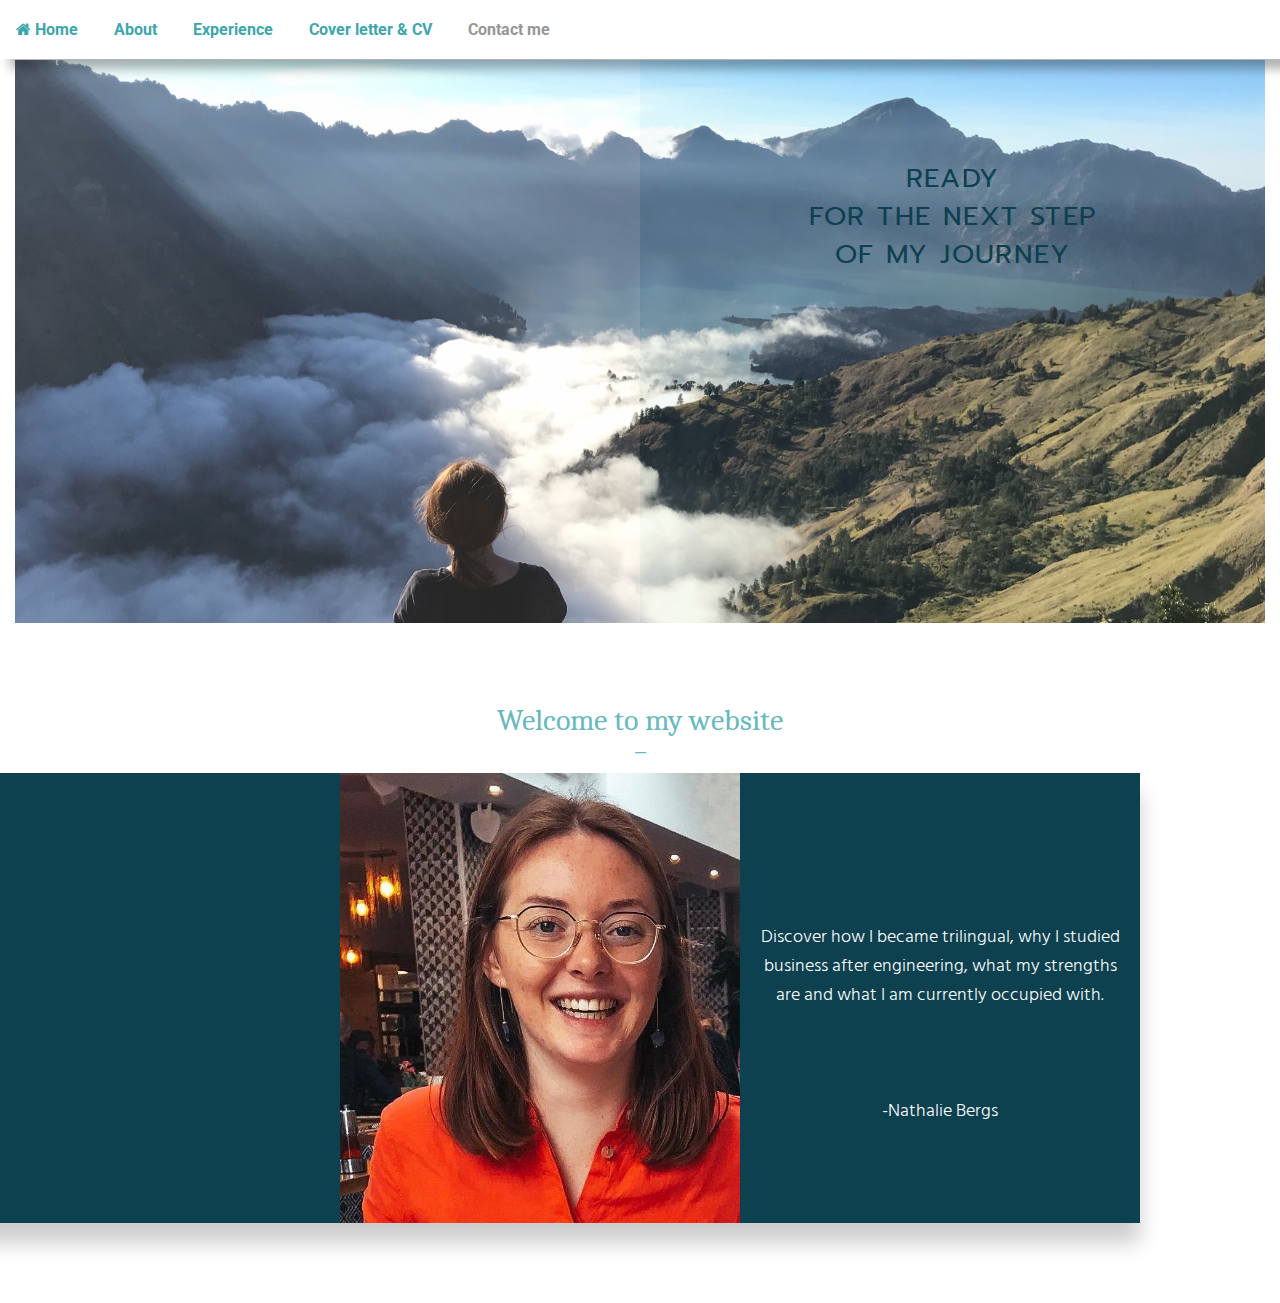
<file: index.html>
<!DOCTYPE html>
<html>
	<head>
		<title> Nathalies website </title>
		<meta name="description" content="This is the profile page of Nathalie Bergs. Discover more about her personality, experiences and professional goals.">
		<meta charset="UTF-8">
		<link href="https://fonts.googleapis.com/css?family=IBM+Plex+Serif|Inter:400,700|Open+Sans:400,700|Roboto:400,700,900&display=swap" rel="stylesheet">
		<link href="./CSS/style.css" rel="stylesheet">

		<link href="https://fonts.googleapis.com/css2?family=Libre+Baskerville:ital@1&family=Petit+Formal+Script&family=Rochester&display=swap" rel="stylesheet">
	
		<link rel="stylesheet" href="https://use.fontawesome.com/releases/v5.12.1/css/all.css" integrity="sha384-v8BU367qNbs/aIZIxuivaU55N5GPF89WBerHoGA4QTcbUjYiLQtKdrfXnqAcXyTv" crossorigin="anonymous">

		<!-- Hind letterype -->
		<link href="https://fonts.googleapis.com/css2?family=Hind:wght@300;400&display=swap" rel="stylesheet">

		<!-- link for icon bar --> 
		<link rel="stylesheet" href="https://cdnjs.cloudflare.com/ajax/libs/font-awesome/4.7.0/css/font-awesome.min.css">

		<!-- h4 title font -->
		<link href="https://fonts.googleapis.com/css2?family=Caladea:ital@1&display=swap" rel="stylesheet">

		<!-- h1 banner font-->
		<link href="https://fonts.googleapis.com/css2?family=Prompt:wght@600&display=swap" rel="stylesheet">

		<script src="./scripts/main.js"></script>
	</head>

	<body>
		<div class="navbar">
			<div id="nav">
		 		<a href="index.html"  onmouseover="mouseOut('')"><i class="fa fa-home"></i> Home</a>
		   		<a href="about.html" onmouseover="mouseOver('about')"  class="dropbtn">About</a>
		    	<a href="academical.html" onmouseover="mouseOver('Experience')" class="dropbtn"class="dropbtn">Experience</a>
		  		<a href="motivation.html"  onmouseover="mouseOut('')">Cover letter & CV</a>
		  		<a href="contact.html"   onmouseover="mouseOut('')" id="contactlink">Contact me</a>
			</div>
				<div onmouseover="mouseOver('about')" onmouseout="mouseOut('')" class="dropdown-content" id="about">
		   			<ul class="list-vertical" style="list-style-type: none">
		    			<li> 
		    			<h1>About</h1>
		    		</li>
		      		<a href="about.html">At a glance</a>
		      		<a href="about.html#Competences">Competences</a>
		      		<a href="about.html#Passions">Strengths and values</a>
		  		</ul>
		  	</div>
		  <div onmouseover="mouseOver('Experience')" onmouseout="mouseOut('')"  class="dropdown-content" id="Experience">
		    	<ul class="list-vertical" style="list-style-type: none">
		    		<li> 
		    			<h1>Experience</h1>
		    		</li>
		      		<a href="academical.html">Academical Experience</a>
		      		<a href="academical.html#Work_Experience">Professional Experience</a>
		      	</ul>
		  	</div>
		  </div>
		</div>
		<div class="banner">
			<div class="container">
				<h1> READY <br>
				FOR THE NEXT STEP <br>OF MY JOURNEY</h1 >	
			</div>
		</div>

		<div class="container">  <!-- overarching div --> 
			<div box-title>
				<h4 style="margin-bottom:0px; margin-top:80px"> Welcome to my website </h4>
				<h4 style="margin-top:-15px;margin-bottom: 15px"> _ </h4>
			</div>
			<div class="col-container">
		  		<div class="col" id="leftcolumn">
		  		</div>
		  		<div class="col" id="middlecolumn">
		    		<img src="./images/Foto3.jpeg" alt="Profile picture of myself" class="profilepic"> 
		  		</div>
		    	<div class="col" id="rightcolumn">
		    		<h3 =id="intro1" >Discover how I became trilingual, why I studied business after engineering, what my strengths are and what I am currently occupied with. <br><br><br><br>-Nathalie Bergs</h3></div>


		    	<div class="col" id="rightcolumn2">
		    		<img src="./images/Foto2.jpeg" alt="Profile picture of myself" class="avatar1">
		    		<h3>Discover how I became trilingual, why I studied business after engineering, what my strengths are and what I am currently occupied with.<br><br>Nathalie Bergs</h3>
		  		</div>
			</div>
		</div>
	</body>
</html>
</file>
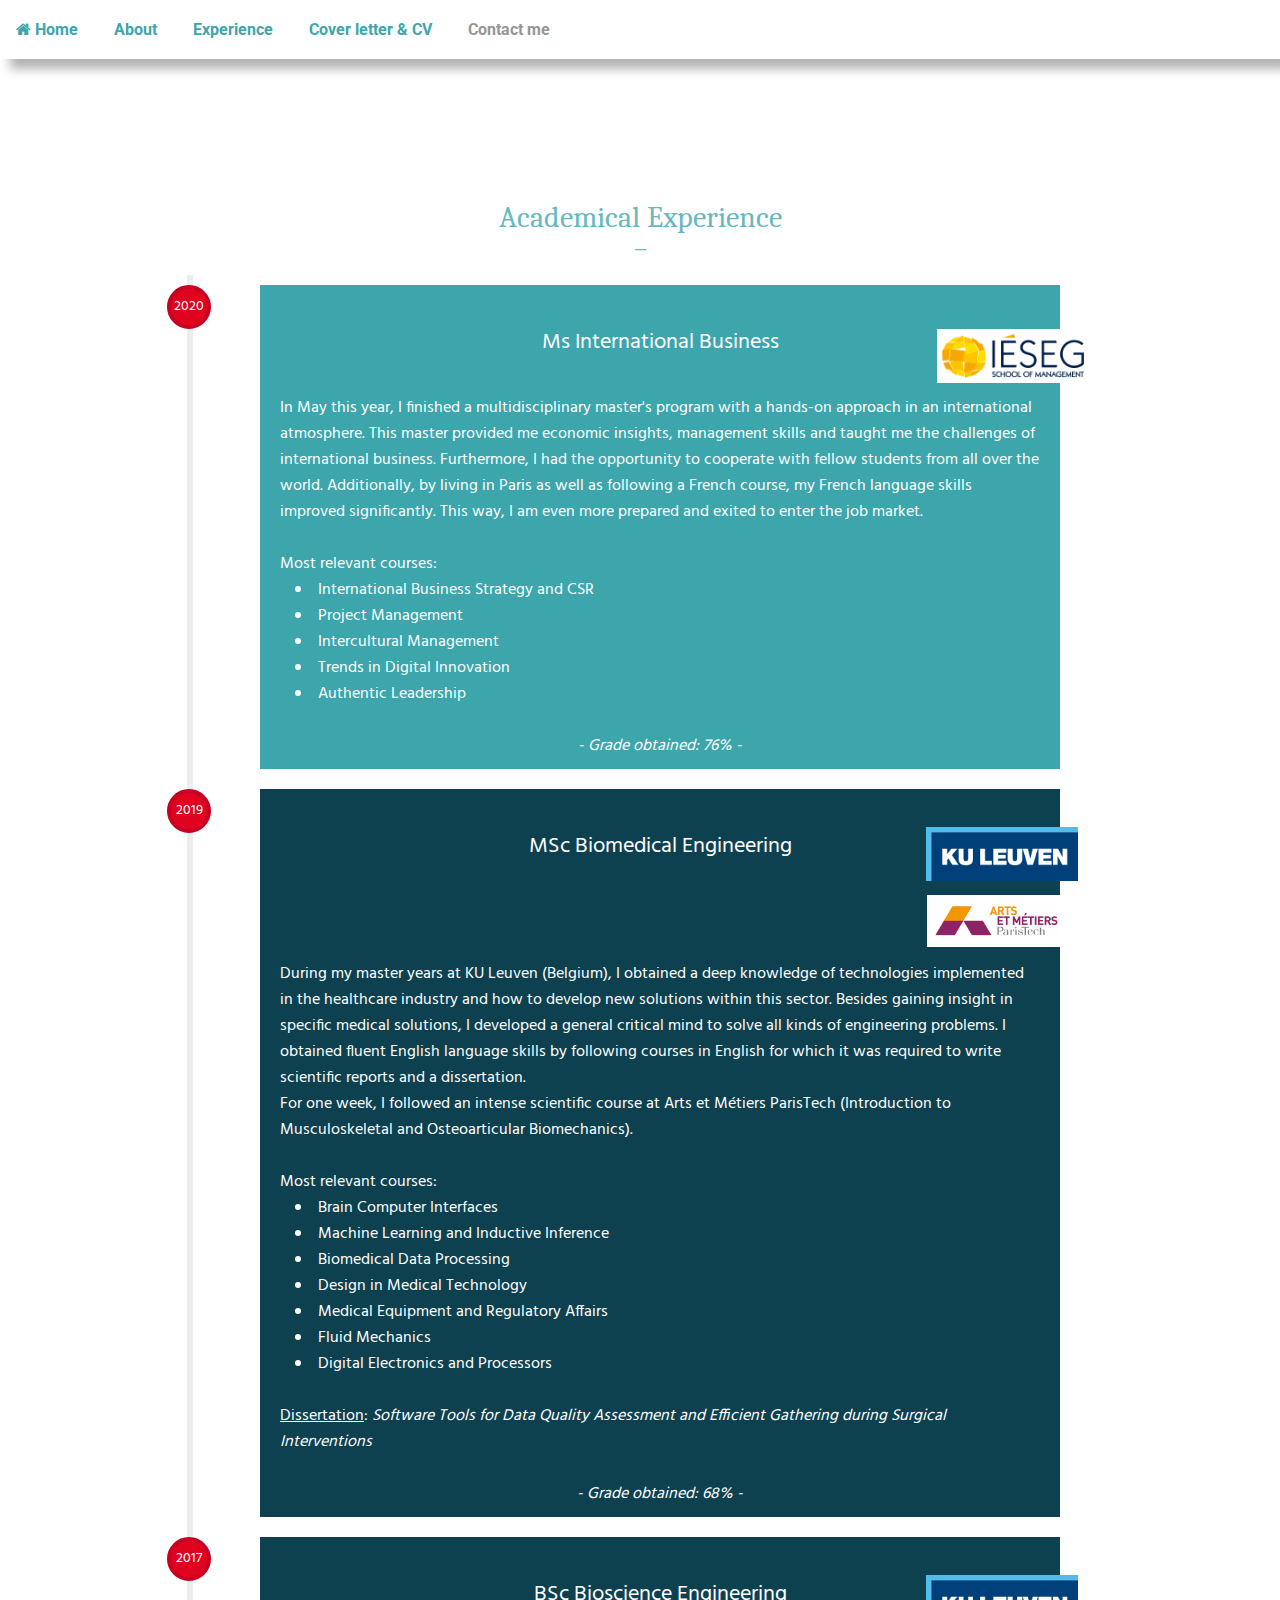
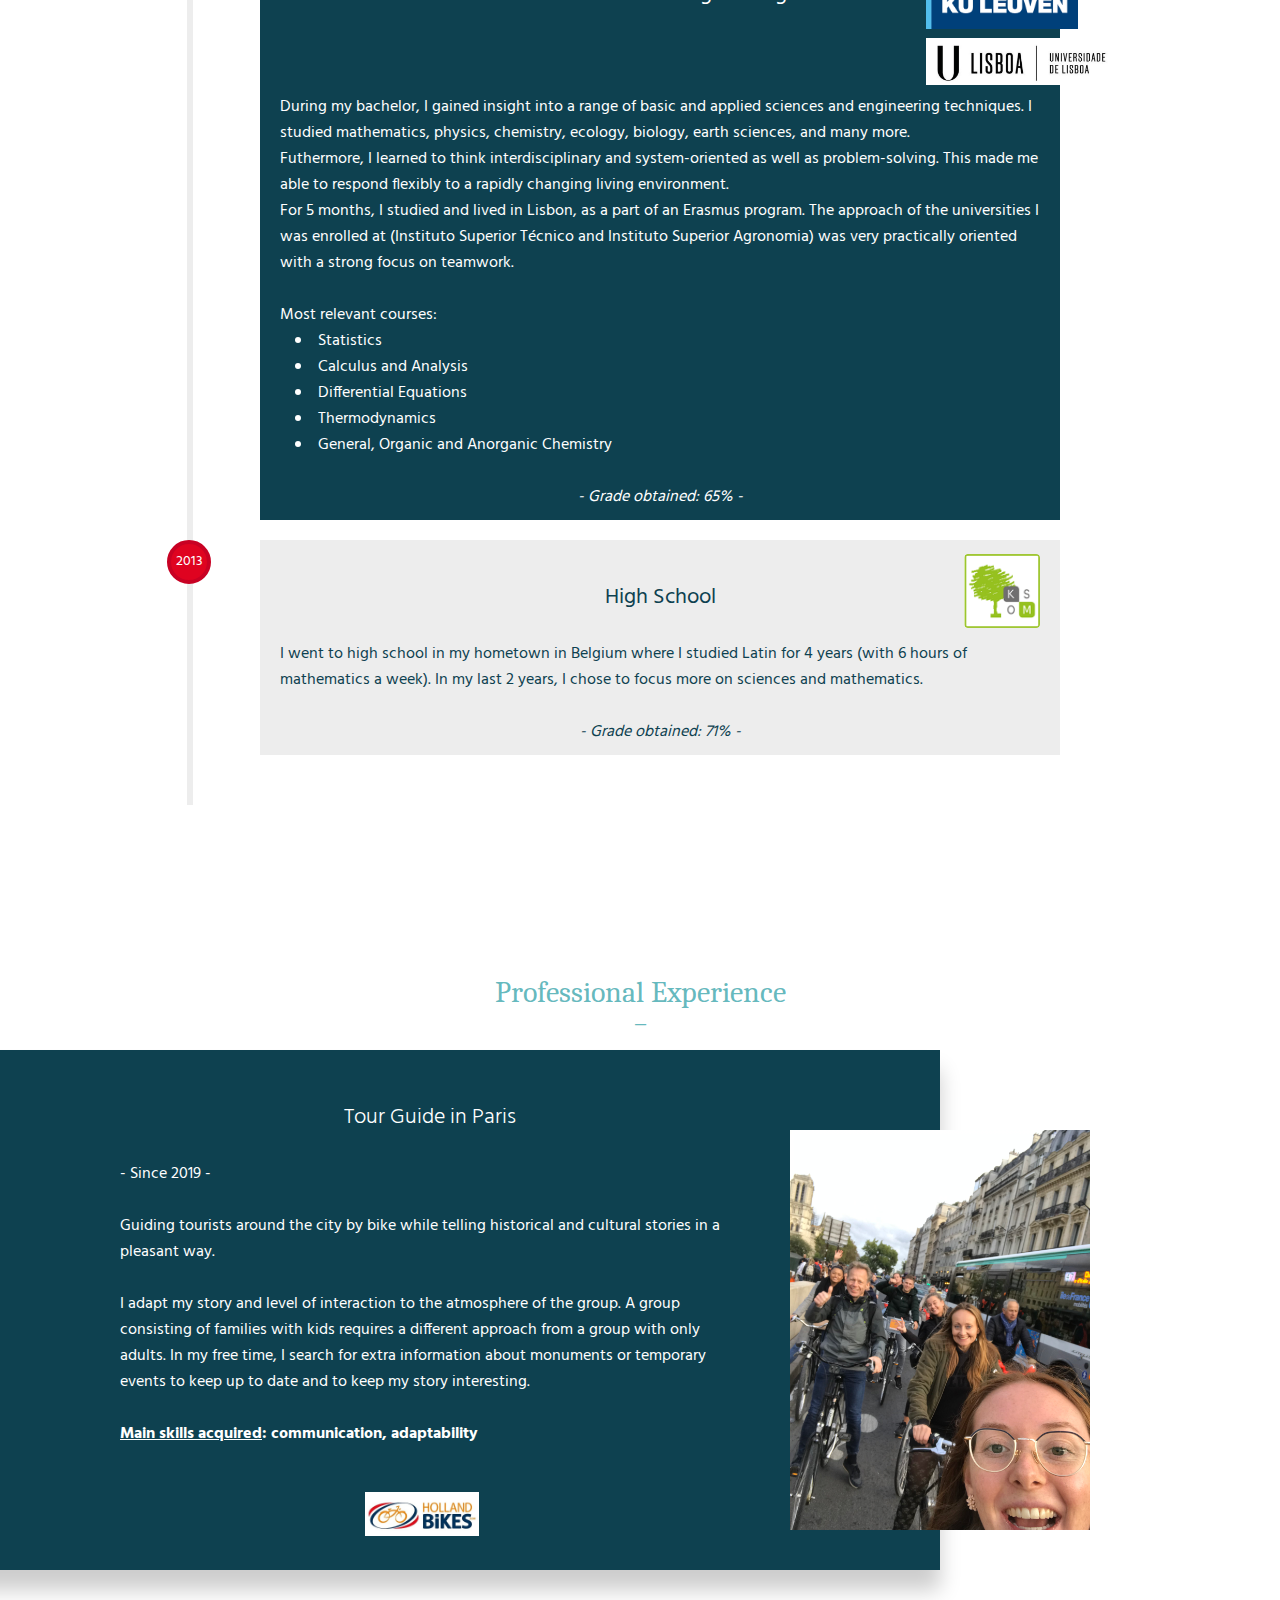
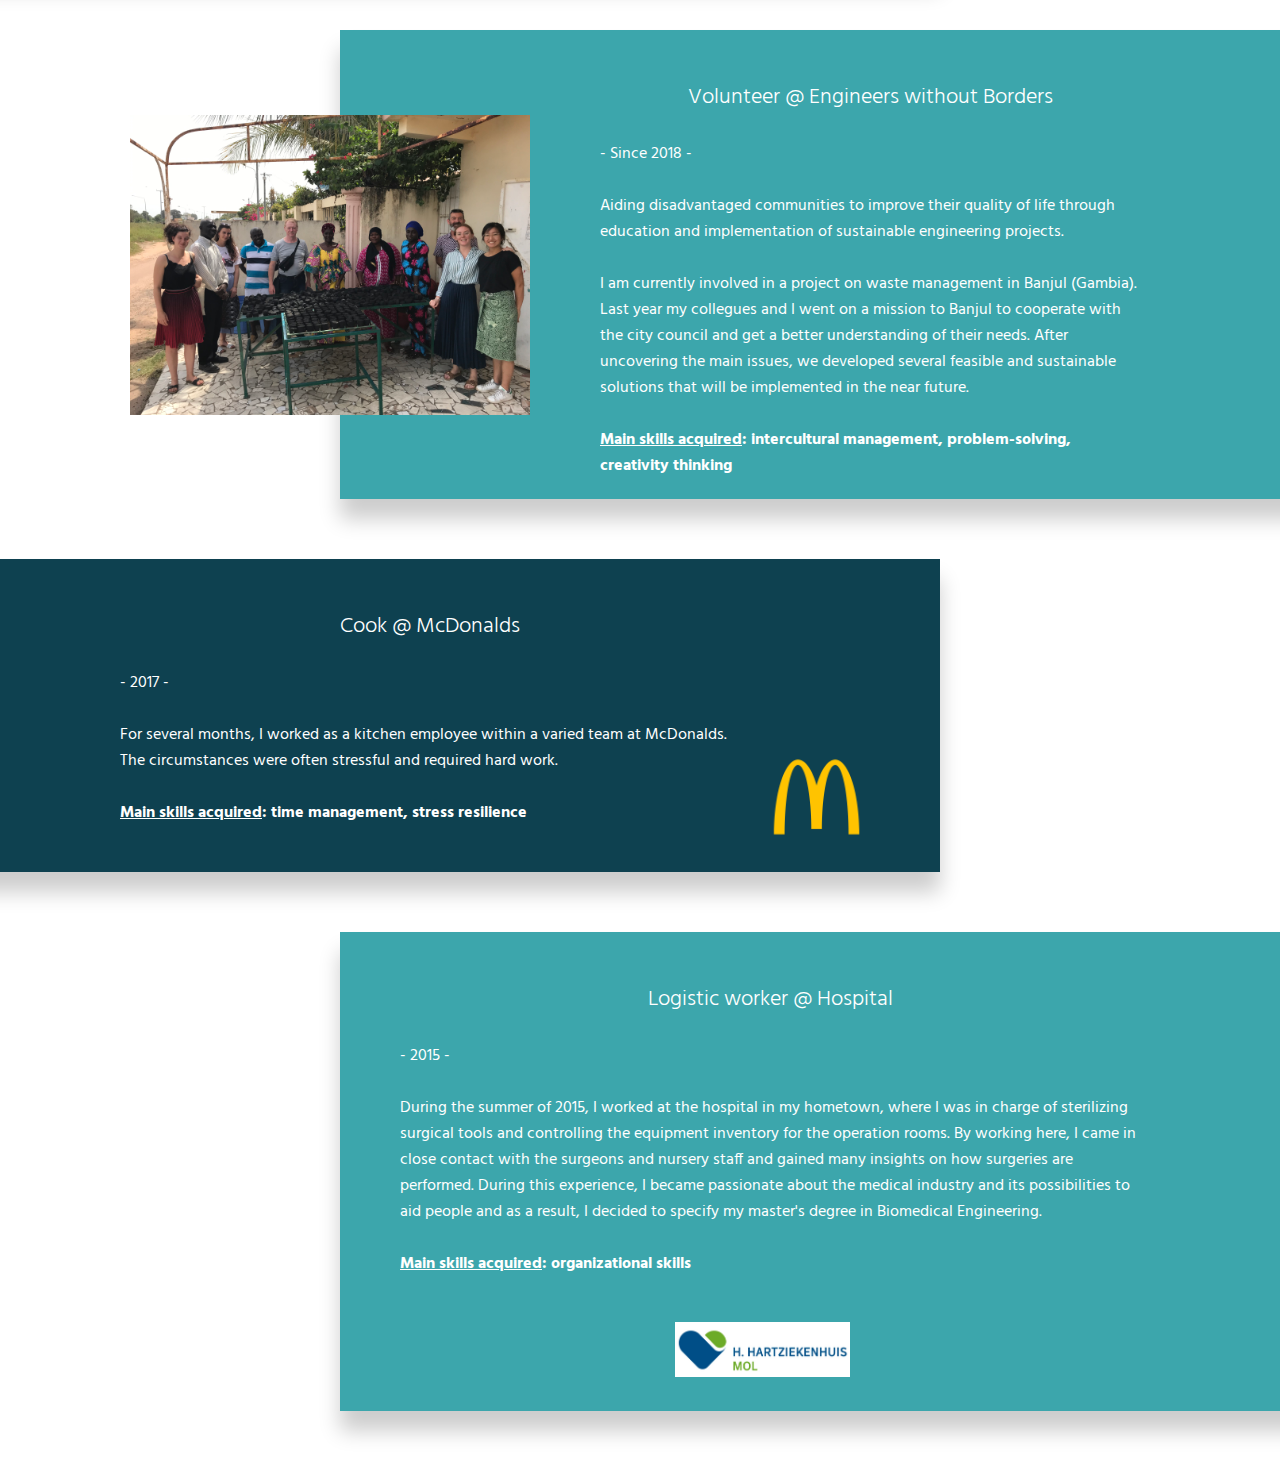
<file: academical.html>
<!DOCTYPE html>
<html>
	<head>
		<title> Nathalie Bergs' website </title>
		<meta name="description" content="This is the profile page of Nathalie Bergs. discover more about her personality, passsions and professional goals">
		<meta charset="UTF-8">
		<link href="https://fonts.googleapis.com/css?family=IBM+Plex+Serif|Inter:400,700|Open+Sans:400,700|Roboto:400,700,900&display=swap" rel="stylesheet">
		<link href="./CSS/style.css" rel="stylesheet">

		<link href="https://fonts.googleapis.com/css2?family=Libre+Baskerville:ital@1&family=Petit+Formal+Script&family=Rochester&display=swap" rel="stylesheet">
	
		<link rel="stylesheet" href="https://use.fontawesome.com/releases/v5.12.1/css/all.css" integrity="sha384-v8BU367qNbs/aIZIxuivaU55N5GPF89WBerHoGA4QTcbUjYiLQtKdrfXnqAcXyTv" crossorigin="anonymous">

		<!-- Hind letterype -->
		<link href="https://fonts.googleapis.com/css2?family=Hind:wght@300;400&display=swap" rel="stylesheet">

		<!-- link for icon bar --> 
		<link rel="stylesheet" href="https://cdnjs.cloudflare.com/ajax/libs/font-awesome/4.7.0/css/font-awesome.min.css">

		<!-- h4 title font -->
		<link href="https://fonts.googleapis.com/css2?family=Caladea:ital@1&display=swap" rel="stylesheet">
		<script src="./scripts/main.js"></script>
	</head>

	<body>
		<div class="navbar">
					<div id="nav">
				 		<a href="index.html"  onmouseover="mouseOut('')"><i class="fa fa-home"></i> Home</a>
				   		<a href="about.html" onmouseover="mouseOver('about')"  class="dropbtn">About</a>
				    	<a href="academical.html" onmouseover="mouseOver('Experience')" class="dropbtn"class="dropbtn">Experience</a>
				  		<a href="motivation.html"  onmouseover="mouseOut('')">Cover letter & CV</a>
				  		<a href="contact.html"   onmouseover="mouseOut('')" id="contactlink">Contact me</a>
					</div>
					<div>
						<div onmouseover="mouseOver('about')" onmouseout="mouseOut('')" class="dropdown-content" id="about">
				   			<ul class="list-vertical" style="list-style-type: none">
				    			<li> 
				    			<h1>About</h1>
				    		</li>
				      		<a href="about.html">At a glance</a>
				      		<a href="about.html#Competences">Competences</a>
				      		<a href="about.html#Passions">Strengths and values</a>
				  		</ul>
				  	</div>
				  <div onmouseover="mouseOver('Experience')" onmouseout="mouseOut('')"  class="dropdown-content" id="Experience">
				    	<ul class="list-vertical" style="list-style-type: none">
				    		<li> 
				    			<h1>Experience</h1>
				    		</li>
				      		<a href="academical.html">Academical Experience</a>
				      		<a href="academical.html#Work_Experience">Professional Experience</a>
				      	</ul>
				  	</div>
				  </div>
				</div>

				<!-- Page  -->
				<div class="container">  <!-- overarching div --> 
					<div class="box-title">
						<h4 style="margin-bottom:0px"> Academical Experience </h4>
						<h4 style="margin-top:-15px"> _ </h4>
					</div>

		<div class="timeline">
			<div class="boxx right" style="counter-reset: year 2017">
		    	<div class="content" style="background-color:rgb(60,166,172)">
		     		<h6> <strong>Ms International Business</strong> <img src="./images/ieseg logo.gif" alt="IESEG logo" class="logo ieseg"></h6>
		     		<p style="color:white">In May this year, I finished a multidisciplinary master's program with a hands-on approach in an international atmosphere. This master provided me economic insights, management skills and taught me the challenges of international business. Furthermore, I had the opportunity to cooperate with fellow students from all over the world. Additionally, by living in Paris as well as following a French course, my French language skills improved significantly. This way, I am even more prepared and exited to enter the job market.</p><br>
		     		<p style="color:white"> Most relevant courses:</p>
		     		<p>
			     		<ul class="indent"> 
				      		<li> International Business Strategy and CSR </li>
				      		<li> Project Management</li>
				      		<li> Intercultural Management </li>
				      		<li> Trends in Digital Innovation </li>
				   			<li> Authentic Leadership</li>
						</ul>
					</p><br>
					<p style="text-align: center"><i>- Grade obtained: 76% -</i></p>
		    	</div>
		  	</div>

			<div class="boxx right" style="counter-reset: year 2016;">
			 	<div class="content">
			     	<h6><strong>MSc Biomedical Engineering</strong></h6>
			     	<img src="./images/KU Leuven logo.png" alt="KU Leuven logo" class="logo KUL">
			     	<img src="./images/paristech logo.png" alt="Arts et Métiers ParisTech logo" class="logo paristech">
			     	 <p>During my master years at KU Leuven (Belgium), I obtained a deep knowledge of technologies implemented in the healthcare industry and how to develop new solutions within this sector. Besides gaining insight in specific medical solutions, I developed a general critical mind to solve all kinds of engineering problems. I obtained fluent English language skills by following courses in English for which it was required to write scientific reports and a dissertation.
			     	 <p>For one week, I followed an intense scientific course at Arts et Métiers ParisTech (Introduction to Musculoskeletal and Osteoarticular Biomechanics).</p><br>
			     	 <p> Most relevant courses:
				      	<ul class="indent"> 
				      		<li> Brain Computer Interfaces </li>
				      		<li> Machine Learning and Inductive Inference </li>
				      		<li> Biomedical Data Processing </li>
				      		<li> Design in Medical Technology </li>
				      		<li> Medical Equipment and Regulatory Affairs </li>
				      		<li> Fluid Mechanics</li>
				      		<li> Digital Electronics and Processors </li>
						</ul></p>
					 <p><br>
					<u>Dissertation</u>:  <i>Software Tools for Data Quality Assessment and Efficient Gathering during Surgical Interventions </i> <br><br> </p>
					<p style="text-align: center"><i>- Grade obtained: 68% -</i></p>
		    	</div>
		  	</div>
		 
		  	<div class="boxx right" style="counter-reset: year 2014">
		   		<div class="content">
			      <h6><strong>BSc Bioscience Engineering</strong></h6>
			      <img src="./images/KU Leuven logo.png" alt="KU Leuven logo" class="logo KUL">
			      <img src="./images/ulisboa logo.jpg" alt="ULisboa logo" class="logo lisbon">
			      <p>During my bachelor, I gained insight into a range of basic and applied sciences and engineering techniques. I studied mathematics, physics, chemistry, ecology, biology, earth sciences, and many more. 
			      <br>Futhermore, I learned to think interdisciplinary and system-oriented as well as problem-solving. This made me able to respond flexibly to a rapidly changing living environment.</p>
			      <p>For 5 months, I studied and lived in Lisbon, as a part of an Erasmus program. The approach of the universities I was enrolled at (Instituto Superior Técnico and Instituto Superior Agronomia) was very practically oriented with a strong focus on teamwork.</p><br>
			      <p> Most relevant courses:
				      	<ul class="indent"> 
				      		<li> Statistics </li>
				      		<li> Calculus and Analysis </li>
				      		<li> Differential Equations </li>
				      		<li> Thermodynamics </li>
				      		<li> General, Organic and Anorganic Chemistry </li>
						</ul></p>
			      <p style="text-align: center"><br><i>- Grade obtained: 65% -</i></p>
			    </div>
		  	</div>
			<div class="boxx right" style="counter-reset: year 2010;">
			    <div class="content" style="background-color:rgb(237,237,237); color:rgb(14,65,80)">
			      <h6 style="text-align:center ; ; color:rgb(14,65,80)"><strong>High School</strong></h6>
			      <img src="./images/KSOM logo.png" alt="KSOM logo" class="KSOM logo" style="float: left"><br>
			      <p>I went to high school in my hometown in Belgium where I studied Latin for 4 years (with 6 hours of mathematics a week). In my last 2 years, I chose to focus more on sciences and mathematics.</p>
			      <br>
			      <p style="text-align: center"><i>- Grade obtained: 71% -</i></p>
			    </div>
			</div>
		</div>

		<div class="box-title">
			<a id="Work_Experience"></a>
			<h4 style="margin-bottom:0px">Professional Experience</h4>
			<h4 style="margin-top:-15px"> _ </h4>
		</div>

		<div class=box-dark id=guide><!--style="margin-top:-550px"-->
			<h6>Tour Guide in Paris</h6>
			<p> <br>- Since 2019 -<br><br>
			Guiding tourists around the city by bike while telling historical and cultural stories in a pleasant way. <br><br>
			I adapt my story and level of interaction to the atmosphere of the group. A group consisting of families with kids requires a different approach from a group with only adults. In my free time, I search for extra information about monuments or temporary events to keep up to date and to keep my story interesting. 
			<br><br>
			<strong><u>Main skills acquired</u>: communication, adaptability</strong></p>	
			<img src="./images/holland bikes logo.jpg" class="logo hollandbikes">
		</div>
		<div>
			<img src="./images/guide.jpg" class="figure guidefigure">
		</div>

		<div>
			<img src="./images/izg.jpg" class="figure izg">
		</div>
		<div class=box-dark id=izg><!--style="margin-top:-550px"-->
			<h6>Volunteer @ Engineers without Borders</h6>
			<p> <br>- Since 2018 -<br><br>
				Aiding disadvantaged communities to improve their quality of life through education and implementation of sustainable engineering projects.<br><br>
				I am currently involved in a project on waste management in Banjul (Gambia). Last year my collegues and I went on a mission to Banjul to cooperate with the city council and get a better understanding of their needs. After uncovering the main issues, we developed several feasible and sustainable solutions that will be implemented in the near future.
				<br><br>
				<strong><u>Main skills acquired</u>: intercultural management, problem-solving, creativity thinking</strong></p>
		</div>

		<div class=box-dark id="mcdo">
			<h6>Cook @ McDonalds</h6>
				<p> <br>- 2017 -<br><br>
				For several months, I worked as a kitchen employee within a varied team at McDonalds. The circumstances were often stressful and required hard work.<br><br>
				<strong><u>Main skills acquired</u>: time management, stress resilience</strong></p>
			<div>
				<img src="./images/mcdonalds logo.png" class="logo mcdo">
			</div>
		</div>

		<div class=box-dark id=hospital><!--style="margin-top:-550px"-->
			<h6>Logistic worker @ Hospital</h6>
			<p> <br>- 2015 -<br><br>
				During the summer of 2015, I worked at the hospital in my hometown, where I was in charge of sterilizing surgical tools and controlling the equipment inventory for the operation rooms. By working here, I came in close contact with the surgeons and nursery staff and gained many insights on how surgeries are performed. During this experience, I became passionate about the medical industry and its possibilities to aid people and as a result, I decided to specify my master's degree in Biomedical Engineering.<br><br>
				<strong><u>Main skills acquired</u>: organizational skills</strong></p>
				<img src="./images/hospital.jpg" class="logo hospital">
		</div>
	</body>
</html>
</file>
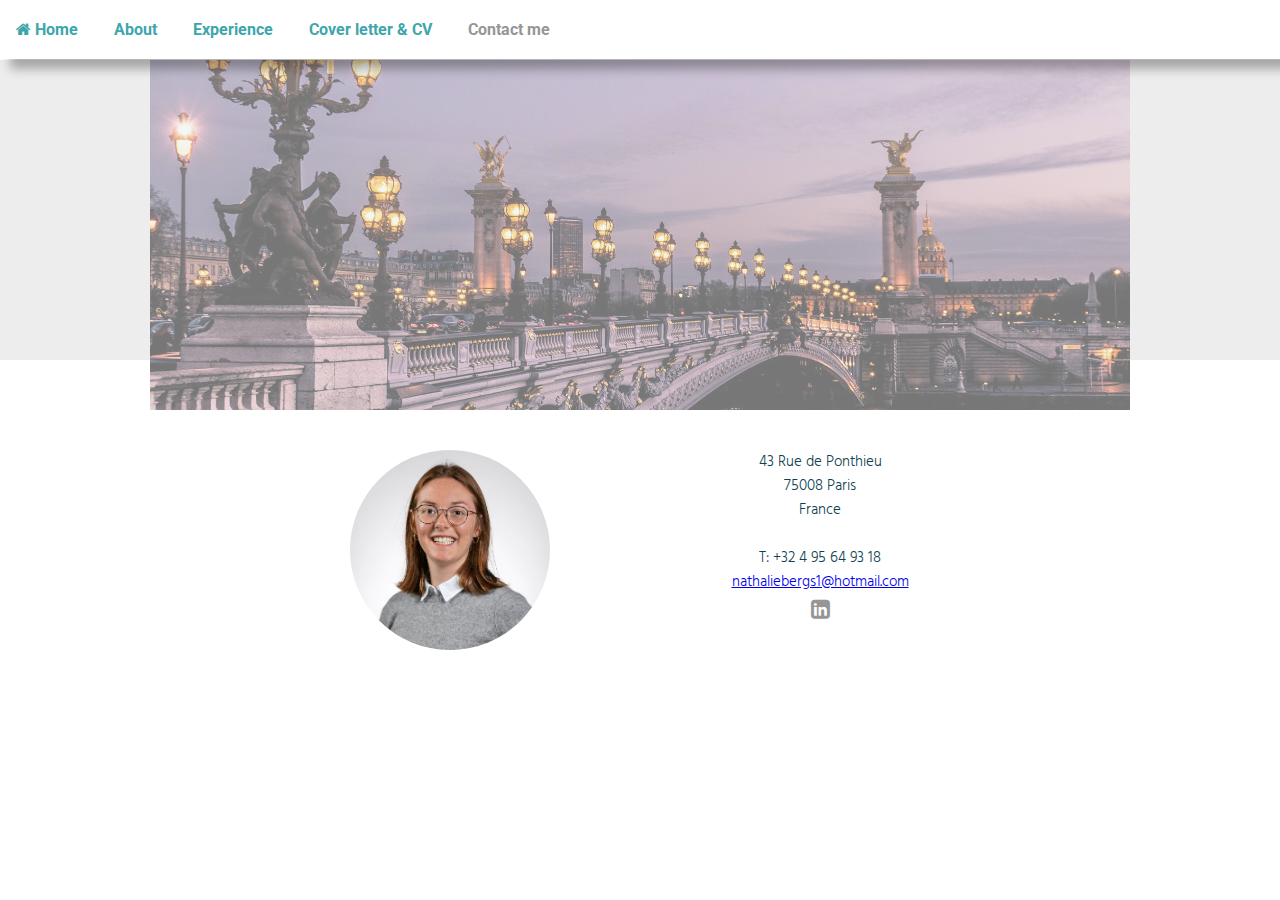
<file: contact.html>
<!DOCTYPE html>
<html>
	<head>
		<title> Nathalie Bergs' website </title>
		<meta name="description" content="This is the profile page of Nathalie Bergs. discover more about her personality, passsions and professional goals">
		<meta charset="UTF-8">
		<link href="https://fonts.googleapis.com/css?family=IBM+Plex+Serif|Inter:400,700|Open+Sans:400,700|Roboto:400,700,900&display=swap" rel="stylesheet">
		<link href="./CSS/style.css" rel="stylesheet">

		<link href="https://fonts.googleapis.com/css2?family=Libre+Baskerville:ital@1&family=Petit+Formal+Script&family=Rochester&display=swap" rel="stylesheet">
	
		<link rel="stylesheet" href="https://use.fontawesome.com/releases/v5.12.1/css/all.css" integrity="sha384-v8BU367qNbs/aIZIxuivaU55N5GPF89WBerHoGA4QTcbUjYiLQtKdrfXnqAcXyTv" crossorigin="anonymous">

		<!-- Hind letterype -->
		<link href="https://fonts.googleapis.com/css2?family=Hind:wght@300;400&display=swap" rel="stylesheet">

		<!-- link for icon bar --> 
		<link rel="stylesheet" href="https://cdnjs.cloudflare.com/ajax/libs/font-awesome/4.7.0/css/font-awesome.min.css">

		<!-- h4 title font -->
		<link href="https://fonts.googleapis.com/css2?family=Caladea:ital@1&display=swap" rel="stylesheet">
		<script src="./scripts/main.js"></script>
	</head>

	<body>
		<!-- Navigation bar-->
<div class="navbar">
			<div id="nav">
		 		<a href="index.html"  onmouseover="mouseOut('')"><i class="fa fa-home"></i> Home</a>
		   		<a href="about.html" onmouseover="mouseOver('about')"  class="dropbtn">About</a>
		    	<a href="academical.html" onmouseover="mouseOver('Experience')" class="dropbtn"class="dropbtn">Experience</a>
		  		<a href="motivation.html"  onmouseover="mouseOut('')">Cover letter & CV</a>
		  		<a href="contact.html"   onmouseover="mouseOut('')" id="contactlink">Contact me</a>
			</div>
			<div>
				<div onmouseover="mouseOver('about')" onmouseout="mouseOut('')" class="dropdown-content" id="about">
		   			<ul class="list-vertical" style="list-style-type: none">
		    			<li> 
		    			<h1>About</h1>
		    		</li>
		      		<a href="about.html">At a glance</a>
		      		<a href="about.html#Competences">Competences</a>
		      		<a href="about.html#Passions">Strengths and values</a>
		  		</ul>
		  	</div>
		  <div onmouseover="mouseOver('Experience')" onmouseout="mouseOut('')"  class="dropdown-content" id="Experience">
		    	<ul class="list-vertical" style="list-style-type: none">
		    		<li> 
		    			<h1>Experience</h1>
		    		</li>
		      		<a href="academical.html">Academical Experience</a>
		      		<a href="academical.html#Work_Experience">Professional Experience</a>
		      	</ul>
		  	</div>
		  </div>
		</div>

		<!-- Page  -->
		<div class="box-grey">
		</div>
		<div class="paris">
		</div>
		<div>
			<img src="./images/vtkfoto.jpg" alt="Profile picture of myself" class="avatar">
			<div class="box-contact">
				<h5>43 Rue de Ponthieu<br> 75008 Paris<br> France<br><br> T: +32 4 95 64 93 18<br> <a href="mailto:nathaliebergs1@hotmail.com">nathaliebergs1@hotmail.com</a><br> <a href="https://www.linkedin.com/in/nathalie-bergs-980575176" target="_blank" style="color:rgb(150,150,150); font-size:22px"> <i class="fa fa-linkedin-square" aria-hidden="true"></i></a></h5> 
			</div></div>
			
		</body>
</html>
</file>
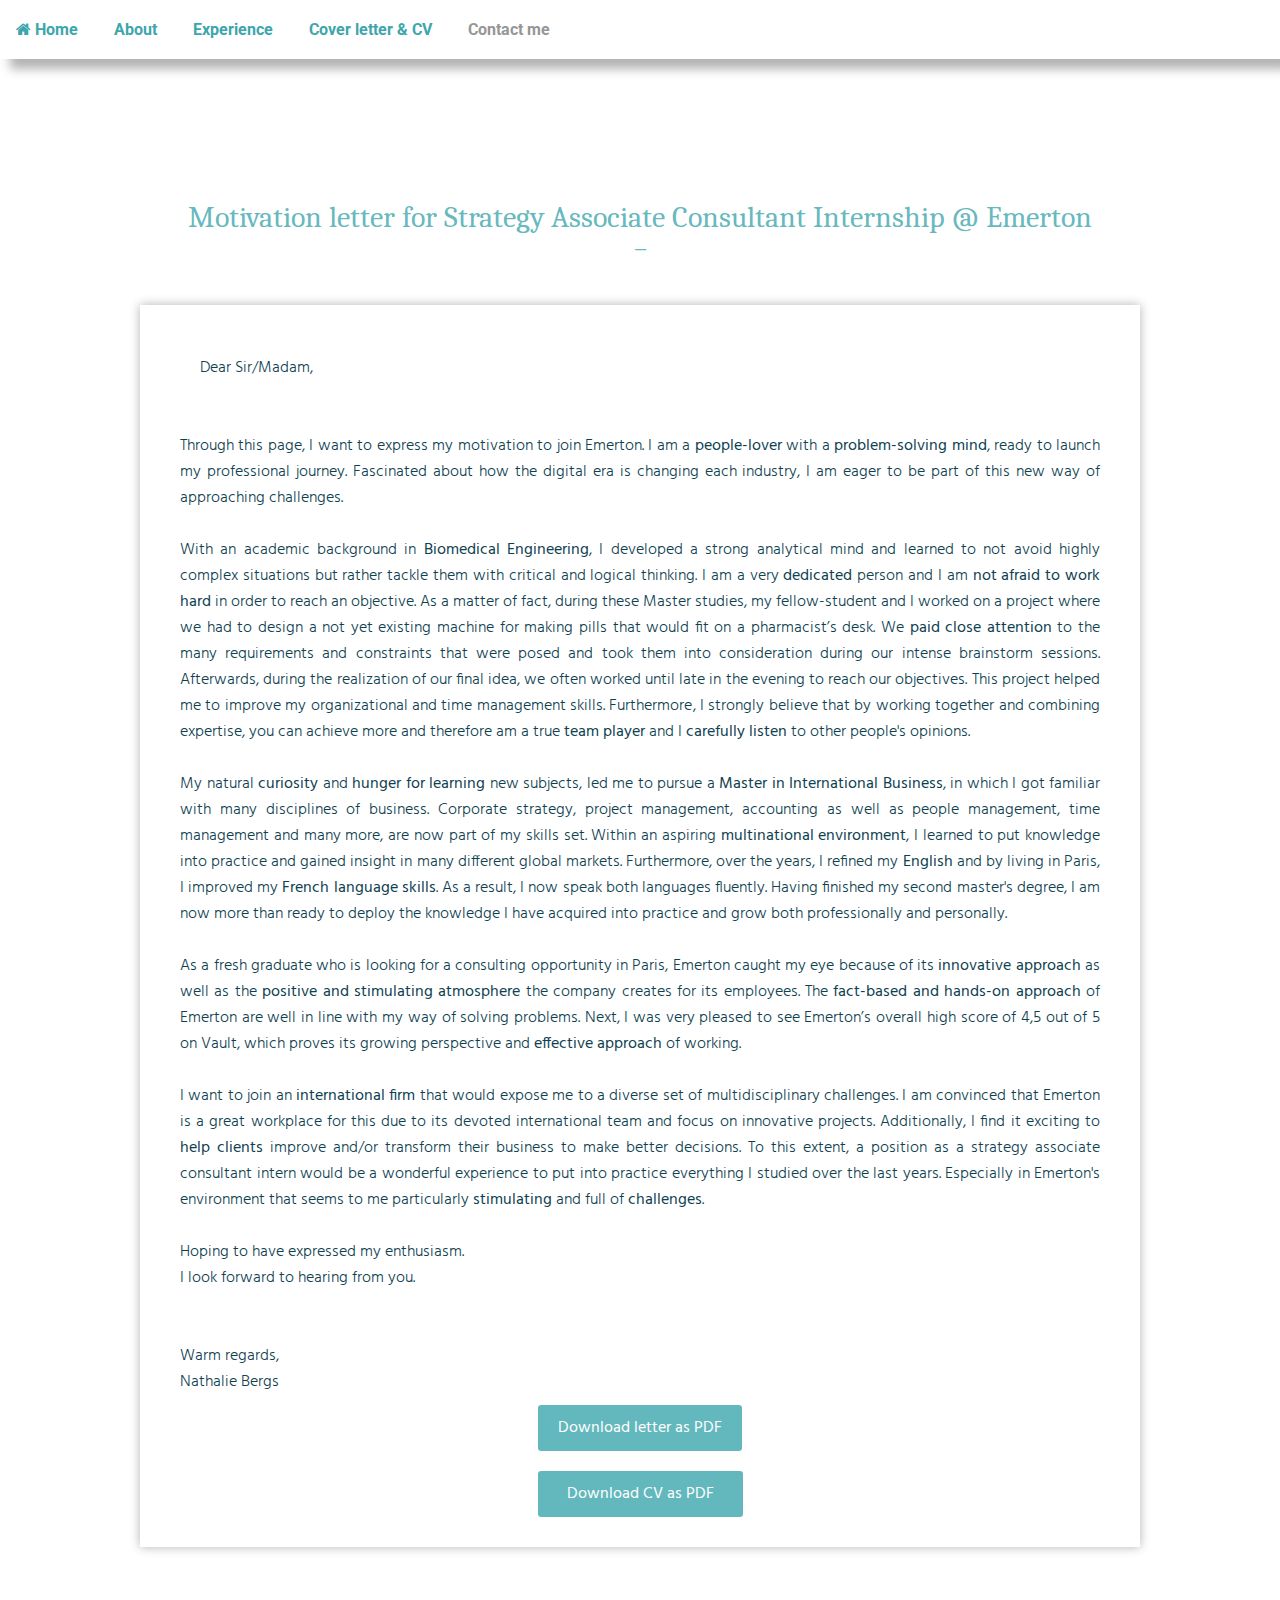
<file: motivation.html>
<!DOCTYPE html>
<html>
	<head>
		<title> Nathalie Bergs' website </title>
		<meta name="description" content="This is the profile page of Nathalie Bergs. discover more about her personality, passsions and professional goals">
		<meta charset="UTF-8">
		<link href="https://fonts.googleapis.com/css?family=IBM+Plex+Serif|Inter:400,700|Open+Sans:400,700|Roboto:400,700,900&display=swap" rel="stylesheet">
		<link href="./CSS/style.css" rel="stylesheet">

		<link href="https://fonts.googleapis.com/css2?family=Libre+Baskerville:ital@1&family=Petit+Formal+Script&family=Rochester&display=swap" rel="stylesheet">
	
		<link rel="stylesheet" href="https://use.fontawesome.com/releases/v5.12.1/css/all.css" integrity="sha384-v8BU367qNbs/aIZIxuivaU55N5GPF89WBerHoGA4QTcbUjYiLQtKdrfXnqAcXyTv" crossorigin="anonymous">

		<!-- Hind letterype -->
		<link href="https://fonts.googleapis.com/css2?family=Hind:wght@300;400&display=swap" rel="stylesheet">

		<!-- link for icon bar --> 
		<link rel="stylesheet" href="https://cdnjs.cloudflare.com/ajax/libs/font-awesome/4.7.0/css/font-awesome.min.css">

		<!-- h4 title font -->
		<link href="https://fonts.googleapis.com/css2?family=Caladea:ital@1&display=swap" rel="stylesheet">
		<script src="./scripts/main.js"></script>
	</head>

	<body>
		<!-- Navigation bar-->
<div class="navbar">
			<div id="nav">
		 		<a href="index.html"  onmouseover="mouseOut('')"><i class="fa fa-home"></i> Home</a>
		   		<a href="about.html" onmouseover="mouseOver('about')"  class="dropbtn">About</a>
		    	<a href="academical.html" onmouseover="mouseOver('Experience')" class="dropbtn"class="dropbtn">Experience</a>
		  		<a href="motivation.html"  onmouseover="mouseOut('')">Cover letter & CV</a>
		  		<a href="contact.html"   onmouseover="mouseOut('')" id="contactlink">Contact me</a>
			</div>
			<div>
				<div onmouseover="mouseOver('about')" onmouseout="mouseOut('')" class="dropdown-content" id="about">
		   			<ul class="list-vertical" style="list-style-type: none">
		    			<li> 
		    			<h1>About</h1>
		    		</li>
		      		<a href="about.html">At a glance</a>
		      		<a href="about.html#Competences">Competences</a>
		      		<a href="about.html#Passions">Strengths and values</a>
		  		</ul>
		  	</div>
		  <div onmouseover="mouseOver('Experience')" onmouseout="mouseOut('')"  class="dropdown-content" id="Experience">
		    	<ul class="list-vertical" style="list-style-type: none">
		    		<li> 
		    			<h1>Experience</h1>
		    		</li>
		      		<a href="academical.html">Academical Experience</a>
		      		<a href="academical.html#Work_Experience">Professional Experience</a>
		      	</ul>
		  	</div>
		 <!-- <div onmouseover="mouseOver('motivation')" onmouseout="mouseOut('')"  class="dropdown-content" id="motivation">
		    	<ul class="list-vertical" style="list-style-type: none">
		    		<li> 
		    			<h1>Application</h1>
		    		</li>
		      		<a href="academical.html">Motivation letter</a>
		      		<a href="academical.html#Work_Experience">CV</a>
		      	</ul>
		  	</div>-->
		  </div>
		</div>

		<!-- Page  -->
		<div class="container">  <!-- overarching div --> 
			<div class="box-title">
				<h4 style="margin-bottom:0px"> Motivation letter for Strategy Associate Consultant Internship @ Emerton</h4>
				<h4 style="margin-top:-15px"> _ </h4>
			</div>

<div class=container>
	<div id="motivation">
			<div class="box-title" style="text-align:justify">
				<p1>
				Dear Sir/Madam, <br><br><br>
				Through this page, I want to express my motivation to join Emerton. I am a <strong>people-lover</strong> with a <strong>problem-solving mind</strong>, ready to launch my professional journey. Fascinated about how the digital era is changing each industry, I am eager to be part of this new way of approaching challenges. <br><br>

				With an academic background in <strong>Biomedical Engineering</strong>, I developed a strong analytical mind and learned to not avoid highly complex situations but rather tackle them with critical and logical thinking. I am a very <strong>dedicated</strong> person and I am <strong>not afraid to work hard</strong> in order to reach an objective. As a matter of fact, during these Master studies, my fellow-student and I worked on a project where we had to design a not yet existing machine for making pills that would fit on a pharmacist’s desk. We <strong>paid close attention</strong> to the many requirements and constraints that were posed and took them into consideration during our intense brainstorm sessions. Afterwards, during the realization of our final idea, we often worked until late in the evening to reach our objectives. This project helped me to improve my organizational and time management skills. Furthermore, I strongly believe that by working together and combining expertise, you can achieve more and therefore am a true <strong>team player</strong> and I <strong>carefully listen</strong> to other people's opinions. <br><br>

				My natural <strong>curiosity</strong> and <strong>hunger for learning</strong> new subjects, led me to pursue a <strong>Master in International Business</strong>, in which I got familiar with many disciplines of business. Corporate strategy, project management, accounting as well as people management, time management and many more, are now part of my skills set. Within an aspiring <strong>multinational environment</strong>, I learned to put knowledge into practice and gained insight in many different global markets. Furthermore, over the years, I refined my <strong>English</strong> and by living in Paris, I improved my <strong>French language skills</strong>. As a result, I now speak both languages fluently. Having finished my second master's degree, I am now more than ready to deploy the knowledge I have acquired into practice and grow both professionally and personally. <br><br>

				As a fresh graduate who is looking for a consulting opportunity in Paris, Emerton caught my eye because of its <strong>innovative approach</strong> as well as the <strong>positive and stimulating atmosphere</strong> the company creates for its employees. The <strong>fact-based and hands-on approach</strong> of Emerton are well in line with my way of solving problems. Next, I was very pleased to see Emerton’s overall high score of 4,5 out of 5 on Vault, which proves its growing perspective and <strong>effective approach</strong> of working. <br><br>

				I want to join an <strong>international firm</strong> that would expose me to a diverse set of multidisciplinary challenges. I am convinced that Emerton is a great workplace for this due to its devoted international team and focus on innovative projects. Additionally, I find it exciting to <strong>help clients</strong> improve and/or transform their business to make better decisions. To this extent, a position as a strategy associate consultant intern would be a wonderful experience to put into practice everything I studied over the last years. Especially in Emerton's environment that seems to me particularly <strong>stimulating</strong> and full of <strong>challenges</strong>. <br><br>

				Hoping to have expressed my enthusiasm.<br> I look forward to hearing from you. <br><br><br>

				
				Warm regards, <br>
				Nathalie Bergs
				</p1>
			</div>
			<div style="text-align:center">
				<a href="motivation_letter_Nathalie_Bergs.pdf" download target="_blank" class="button-blue"> Download letter as PDF</a>
			</div>
			<div style="text-align:center; margin-top: 40px">
				<a href="CV_Nathalie_Bergs.pdf" download target="_blank" class="button-blue" style="padding: 10px 29px"> Download CV as PDF</a>
			</div>
		</div>
</div>


		</body>
</html>
</file>
<file: CSS/style.css>
@import url(https://fonts.googleapis.com/css?family=Lora:400,700|Noto+Sans+KR:400,700|PT+Sans:400,700|Roboto:400,700&display=swap);
@import url("./components/container.css");
@import url("./components/avatar.css");
@import url("./components/button.css");
@import url("./components/banner.css");
@import url("./components/navbar.css");
@import url("./components/figure.css");
@import url("./components/timelinecopy.css");
@import url("./components/logo.css");


/* Colors and fonts */

/* Emerton 
	colors: 
	background: rgb(255,255,255) = white
	boxes/text: rgb(14,65,80) = dark blue 
		   rgb(60,166,172) = light blue 
		   rgb(232,247,245) = lighter blue
		   rgb(237,237,237) = light grey
	Fonts: 
	title: 	font-family: 'Rochester', cursive;
*/
*{
	margin: 0;
	padding: 0;
}

body {
	background-color: rgb(255,255,255);
	color: rgb(255,255,255);
	font-family:'Hind', serif;
	font-size: 16px;
}


h1 {
	font-family: 'Hind', sans-serif;
	color: rgba(60,166,172,0.8);
	letter-spacing: 0px;
	font-size: 30px;
	font-weight: lighter;
	text-align: center;
	padding-top: 20px;  /* used in navbar  */
	padding-bottom: 20px; /* used in navbar  */
}

h2 {
	font-size: 24px;
	font-weight: lighter;
	padding-bottom: 10px;
}

h3, p1  {
	font-size: 18px;
	font-family: 'Hind', sans-serif;
	color: rgba(255,255,255);
	font-weight: lighter;
	padding: 150px 20px 20px 20px;
	text-align: center;
}

p1 {
	font-size: 16px;
	color: rgb(14,65,80);
}

p2 { /*used in About tab */
	font-size: 18px;
	color: rgb(14,65,80);
	font-weight: lighter;
	text-align: center;
}

h4 { 
	font-family: 'Caladea', serif;
	color: rgba(60,166,172,0.8);
	letter-spacing: 0px;
	font-size: 30px;
	font-weight: lighter;
	text-align: center;
	margin-top: 140px;
}

/* text in white boxes */
h5 { 
	font-family: 'Hind', sans-serif;
	color: rgb(14,65,80);
	font-size: 15px;
	font-weight: lighter;
 }


/* text in dark boxes on academical page*/
h6 { 
	font-family: 'Hind', sans-serif;
	color: rgb(255,255,255);
	font-size: 22px;
	font-weight: lighter;
	text-align: center;
	margin: auto;
	margin-top: 5px;
	padding: 25px 0px 0px 0px;
 }


.list-vertical {
	padding-left: 0px;
	margin: 10px 0px 8px 0px;
}


#PassionTitle1 {
	color:rgb(60,166,172); 
	padding: 60% 0px 0px 0px;
	font-weight: 500;
}

#lineCompetences {
	width:100%; 
	margin-bottom:20px ;
	text-align:center;
	padding-bottom: 10px;
	color: white;
	background-color: white;
	border-style: none;
}

#linePassionTitle1 {
	width:50px; 
	margin-bottom:60px ;
	padding-bottom: 1px;
	color: rgb(60,166,172);
	background-color: rgb(60,166,172);
	border-style: none;
}



#linePassionTitle2 {
	width:50px; 
	margin-bottom:60px ;
	padding-bottom: 1px;
	color: rgb(14,65,80);
	background-color: rgb(14,65,80);
	border-style: none;
}
#rightcolumn2 {
	display: none;
}

.box-light {
	background-color:rgb(60,166,172);
	padding: 20px 40px 20px 300px;
	/*margin: 40px 200px 40px -290px;*/
	margin: 60px 15% 60px -40%;
	box-shadow: 0px 20px 20px rgba(0,0,0,0.2);  /* rgba(150,10,0,0.1);*/
	border-radius: 0px;
	text-align: left; 
}  

.box-dark {
	background-color: rgb(14,65,80);
	padding: 20px 200px 20px 180px ;
	/*margin: 40px -10px 40px 200px;*/
	margin: 0% 20% 60px -20%;
	box-shadow: 0px 20px 20px rgba(0,0,0,0.2);
	border-radius: 0px;
	text-align: left;
}

#guide {
	padding: 20px 200px 20px 180px ;
	margin: 0% 20% 60px -20%;
}

#izg {
	background-color:rgb(60,166,172);
	padding: 20px 200px 20px 260px ;
	margin: 0% -20% 60px 20%;
}

#hospital {
	background-color:rgb(60,166,172);
	padding: 20px 200px 20px 60px ;
	margin: 0% -20% 60px 20%;
}

#guides {
	margin: 0px 20px 0px 20px;
	text-align: center;

}

.box-title {
	background-color: rgb(255,255,255);
	padding: 20px 10px 10px 10px ;
	margin: 10px 10px 10px 10px;
	border-radius: 0px;
	text-align: left;
}

#CompetencesTitle {
	margin-bottom:0px; 
	margin-top: 80px;
}

.box-white {
	background-color: white;
	padding: 40px 200px 20px 60px;
	/*margin: 40px -10px 40px 200px;*/
	margin: 200px 10px 60px 42%;
	text-align: left;
	/*display: inline-block;*/
}
#motivation {
	margin: 40px 0px 60px 0px;
	padding: 20px 20px 40px 20px;
	text-align: justify;
	box-shadow: 0px 0px 10px rgba(0,0,0,0.3);
}

.box-contact {
	padding: 40px 20px 0px 180px ;
	margin: -240px 0px 0px 200px;
	border-radius: 0px;
	text-align: center;
	display: block;
}


.col-container {
	display: flex;
	background-color: rgb(14,65,80);
	padding: 0px 0px 0px 0px;	
	margin: 0px 0% 80px -20%;
	box-shadow: 0px 20px 20px rgba(0,0,0,0.2);
	border-radius: 0px;
	text-align: left;
	vertical-align: middle;
	/*width: 100%; /*Set full-width to expand the whole page */
}

.col {
    flex:1; /* Make elements inside the container behave like table cells */
    vertical-align: middle;
}

* {
  box-sizing: border-box;
}

/* Create two equal columns that floats next to each other */
.column {
  float: left;
  width: 33.33%;
  padding: 30px 0px 10px 0px;
  background-color: rgb(60,166,172);
  height: 300px; /* Should be removed. Only for demonstration */
}

/* Clear floats after the columns */
.row:after {
  content: "";
  display: table;
  clear: both;
}

.indent{
	list-style-position: inside;
	text-indent: 15px ;
}

.passionContainer {
	color: rgb(14,65,80);
	margin: 0px 15px 0px 15px;
	height: 460px;
	position: relative;
	z-index: -10;
}

.passionImage1{
	background-image:linear-gradient(0deg, rgba(225,225,225,0.5) 0%,rgba(225,225,225,0.5) 100%), url(../images/tennis.jpg);
	opacity: 0.5;
	height: 460px;
	background-size: cover;
	background-position: center;
	image-orientation: from-image;
}

.passionImage2{
	background-image:linear-gradient(0deg, rgba(225,225,225,0.5) 0%,rgba(225,225,225,0.5) 100%), url(../images/book.jpg);
	opacity: 0.5;
	height: 460px;
	background-size: cover;
	background-position: center;
	image-orientation: from-image;
	/*transform: rotate(0deg);*/
}

.passionImage3{
	background-image:linear-gradient(0deg, rgba(225,225,225,0.5) 0%,rgba(225,225,225,0.5) 100%), url(../images/friends3.JPG);
	opacity: 0.5;
	height: 460px;
	background-size: cover;
	background-position: center;
	image-orientation: initial;
	/*transform: rotate(0deg);*/
}

.passionImage4{
	background-image:linear-gradient(0deg, rgba(225,225,225,0.5) 0%,rgba(225,225,225,0.5) 100%), url(../images/nature.jpg);
	opacity: 0.5;
	height: 460px;
	background-size: cover;
	background-position: center;
	transform: rotate(0deg);
}

.passionImage5{
	background-image:linear-gradient(0deg, rgba(225,225,225,0.5) 0%,rgba(225,225,225,0.5) 100%), url(../images/cultures.jpg);
	opacity: 0.5;
	height: 460px;
	background-size: cover;
	background-position: center;
	transform: rotate(0deg);
}

.passionImage6{
	background-image:linear-gradient(0deg, rgba(225,225,225,0.5) 0%,rgba(225,225,225,0.5) 100%), url(../images/amigas.jpg);
	opacity: 0.5;
	height: 460px;
	background-size: cover;
	background-position: center;
	transform: rotate(0deg);
}

.passionTitle{
	padding: 10% 0 0px 0;
	color: rgb(14,65,80);
	text-align: left;
}

.passionContainer .container {
	margin: 0px 0px 0px 0px;
	width: 100%;
	position: relative;
	text-align: justify;
	padding: 25px 25px;
	top: -460px;
}

#perseverant2 {
	display: none;
	z-index:1;
}

#curious2 {
	display: none;
	z-index:1;
}

#communicative2 {
	display: none;
	z-index:1;
}

#respectful2 {
	display: none;
	z-index:1;
}

#openminded2 {
	display: none;
	z-index:1;
}

#honest2 {
	display: none;
	z-index:1;
}
/* Responsive layout - makes the two columns stack on top of each other instead of next to each other */

@media (max-width: 1400px) {

	.box-white {
		padding: 40px 180px 20px 60px;
		margin: 200px 10px 60px 42%;
		text-align: left;
	}
}
@media (max-width: 1350px) {

	.box-white {
		padding: 40px 150px 20px 60px;
		margin: 200px 10px 60px 42%;
		text-align: left;
	}
}

@media (max-width: 1300px) {

	.box-white {
		padding: 40px 120px 20px 60px;
		margin: 200px 10px 60px 42%;
		text-align: left;
	}
}

@media (max-width: 1250px) {

	.box-white {
		padding: 40px 110px 20px 60px;
		margin: 200px 10px 60px 42%;
		text-align: left;
	}
}

@media (max-width: 1230px) {

	.box-white {
		padding: 40px 80px 20px 60px;
		margin: 200px 10px 60px 42%;
		text-align: left;
	}
}

@media (max-width: 1150px) {

	.box-contact {
		padding: 40px 60px 0px 170px ;
		margin: -240px 0px 0px 150px;
		border-radius: 0px;
		text-align: center;
		display: block;
		}

	.box-white {
		padding: 40px 60px 20px 60px;
		margin: 200px 10px 60px 42%;
		text-align: left;
	}

	#guide {
		padding: 20px 200px 20px 120px ;
		margin: 0% 20% 60px -10%;
	}

	#mcdo {
		padding: 20px 200px 20px 120px ;
		margin: 0% 20% 60px -10%;
	}
}


@media (max-width: 1000px) {

	.box-contact {
		padding: 40px 20px 0px 180px ;
		margin: -240px 0px 0px 150px;
		border-radius: 0px;
		text-align: center;
		display: block;
	}

	h3 {
		font-size: 18px;
		padding: 60px 20px 0px 20px;
	}


	p1 {
		font-size: 18px;
		font-family: 'Roboto', sans-serif;
		color: rgb(14,65,80);
		font-weight: lighter;
		padding: 60px 20px 20px 20px;
		text-align: center;
	}

	#guide {
		padding: 20px 200px 20px 140px ;
		margin: 0% 20% 60px -20%;
	}

	#mcdo {
		padding: 20px 200px 20px 140px ;
		margin: 0% 20% 60px -20%;
	}
	#izg {
		margin: 0px 0px 40px 60px;
		padding: 20px 40px 20px 50px ;
	}

	#hospital {
		margin: 0% -20% 60px 20%;
		padding: 20px 80px 20px 50px ;
	}
}

@media (max-width: 900px) {
	#guide {
		padding: 20px 200px 20px 160px ;
		margin: 0% 20% 60px -15%;
	}

	#mcdo {
		padding: 20px 100px 20px 160px ;
		margin: 0% 20% 60px -15%;
	}

	#CompetencesTitle {
		margin-bottom:0px; 
		margin-top: 100px;
	}

	.box-white {
		padding: 40px 80px 20px 60px;
		margin: 400px -40px 60px -10px;
		text-align: left;
	}
}
@media (max-width: 820px) {
	.box-contact {
		padding: 40px 20px 0px 20px ;
		margin: 0px auto 0px auto;
		border-radius: 0px;
		text-align: center;
		display: block;
	}

	#rightcolumn {
		display: none;
	}
	#rightcolumn2 {
		display: initial;
	}

  	h3 {
		font-size: 16px;
		padding: 30px 20px 20px 20px;
	}

	p1 {
		font-size: 18px;
		font-family: 'Roboto', sans-serif;
		color: rgb(14,65,80);
		font-weight: lighter;
		padding: 60px 20px 20px 20px;
		text-align: center;
	}

	#language { 		/*columns in about page competences*/
		height: 300px
	}

	#technical {		/*columns in about page competences*/
		height: 300px		
	}

	#soft {				/*columns in about page competences*/
		height: 300px
	}

	#guide {
		margin: 0px 0px 40px -20%;
		padding: 20px 170px 20px 80px ;
	}

	#mcdo {
		margin: 0px 0px 40px -20%;
		padding: 20px 140px 20px 80px ;
	}

	#izg {
		margin: 0px 0px 40px 60px;
		padding: 20px 40px 20px 80px ;
	}

	#hospital {
		margin: 0% -20% 60px 20%;
		padding: 20px 80px 20px 60px ;
	}

	.col-container {
		margin: 0px 0% 80px 0%;
	}

  	.column {
	    width: 100%;
	    text-align: center;
	    height: 460px;
	    margin-top:10px;
  	}

  	#PassionTitle1 {
		color:rgb(60,166,172); 
		padding: 30% 0px 0px 0px
	}

  	#lineCompetences {
  		display: none;
  	}
  	#leftcolumn { 		/*columns in index page*/
		display: none;
	}

	#middlecolumn {		/*columns in index page*/
		display: none;
	}

	#rightcolumn {		/*columns in index page*/
		margin: 0px 0% 80px 0%;
	}

	#language { 		/*columns in about page competences*/
		height: 250px
	}

	#technical {		/*columns in about page competences*/
		height: 220px		
	}

	#soft {				/*columns in about page competences*/
		height: 280px
	}

	#guides {
		margin: 0px 0% 80px 0%;
	}
}

@media (max-width: 720px) {
	.box-light {
		margin: 60px -2% 60px 15%;
		padding: 20px 20px 20px 40px;
	}
	.box-dark {
		margin: 60px 15% 60px -2%;
		padding: 20px 20px 20px 40px;
		overflow: hidden;
	}
	.box-title {
		margin: 40px -10px 40px 20px;
		padding: 20px 20px 40px 20px;
	}
	#guide {
		margin: -0px 0px 40px -10px;
		padding: 20px 20px 20px 20px ;
	}

	#mcdo {
		margin: -0px 0px 40px -10px;
		padding: 20px 20px 20px 20px ;
	}
	#izg {
		margin: -0px 0px 40px -10px;
		padding: 20px 20px 20px 20px ;
	}

	#hospital {
		margin: -0px 0px 40px -10px;
		padding: 20px 20px 20px 20px ;
	}

	p1 {
	font-size: 18px;
	font-family: 'Roboto', sans-serif;
	color: rgb(14,65,80);
	font-weight: lighter;
	padding: 60px 20px 20px 20px;
	text-align: center;
	}

}


@media (max-width: 600px) {
	.box-light {
		margin: 60px auto;
		padding: 20px 20px 20px 20px;
	}
	.box-dark {
		margin: 60px auto;
		padding: 20px 20px 20px 20px;
		overflow: hidden;
	}
	.box-title {
		margin: 20px auto;
		padding: 20px 20px 40px 20px;
	}
	#guide {
		margin: 0px 0px 40px -10px;
		padding: 20px 20px 20px 20px ;
	}
}
</file>
